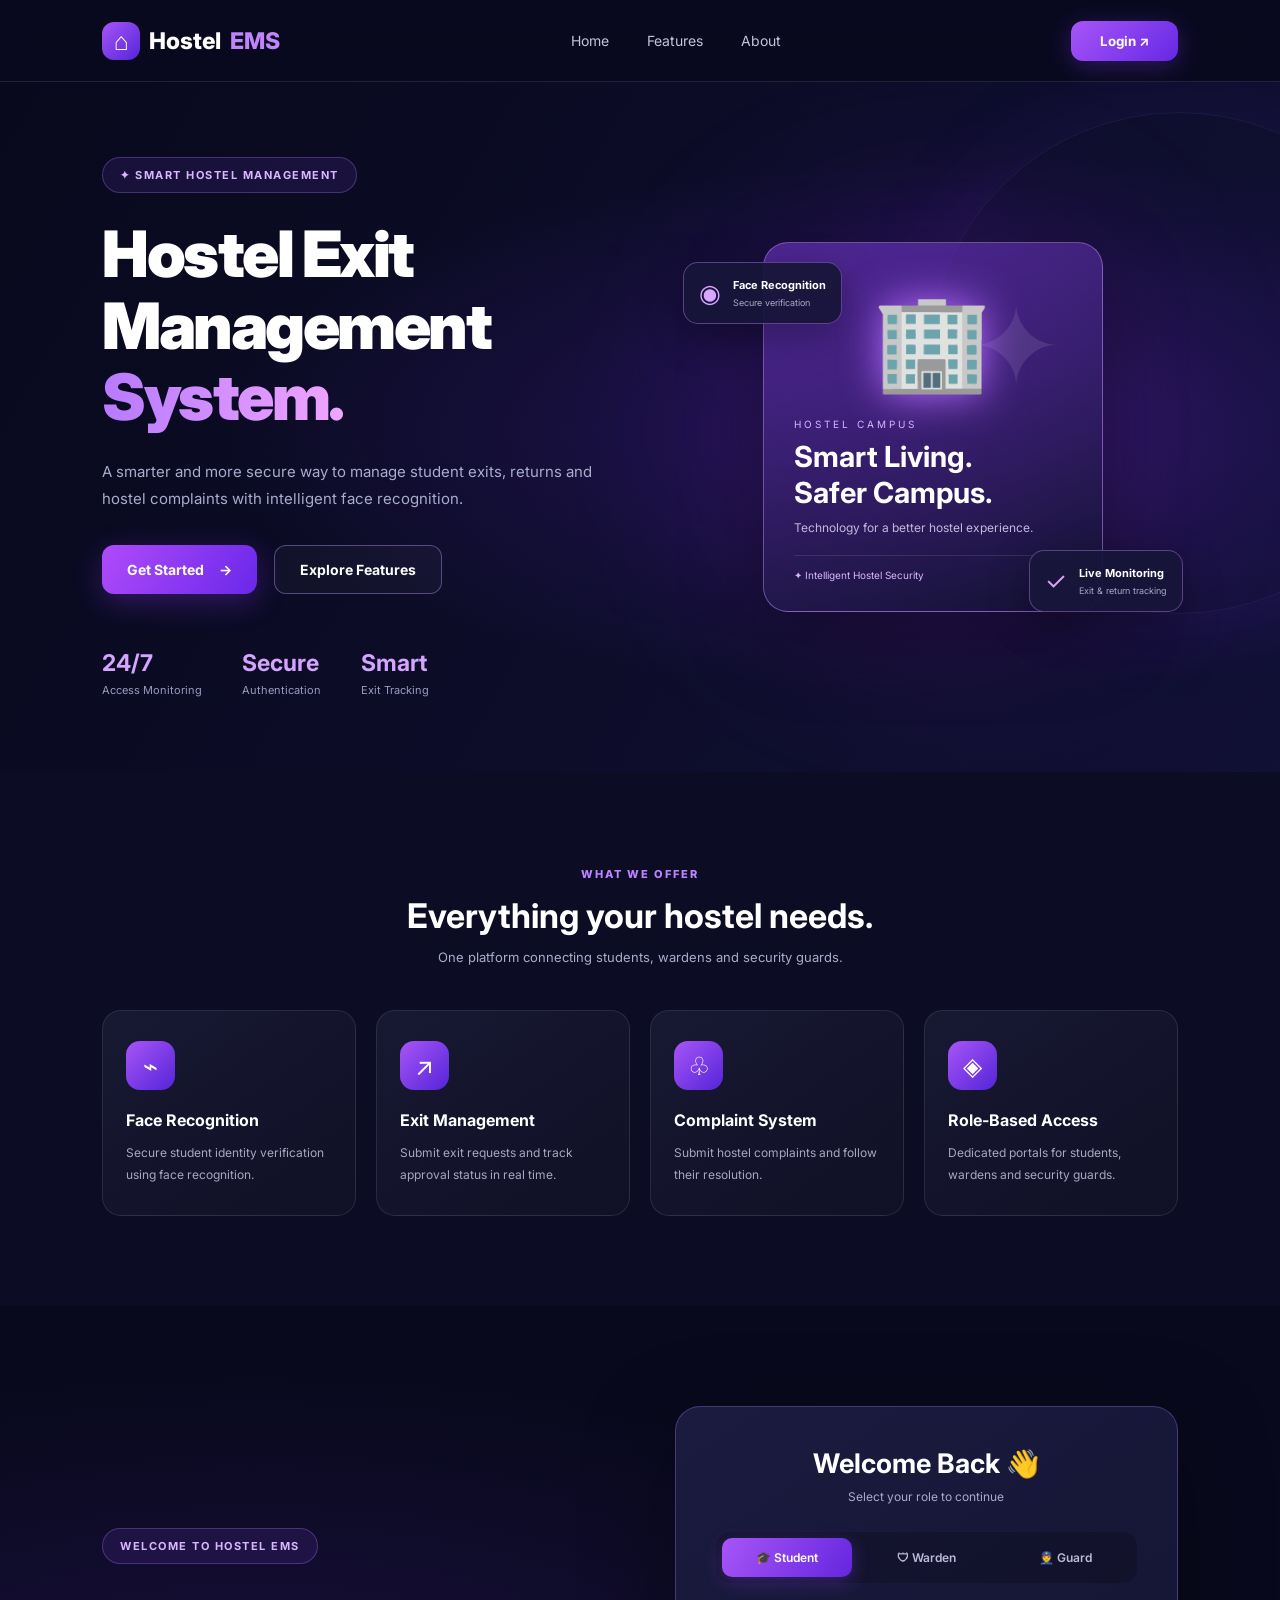
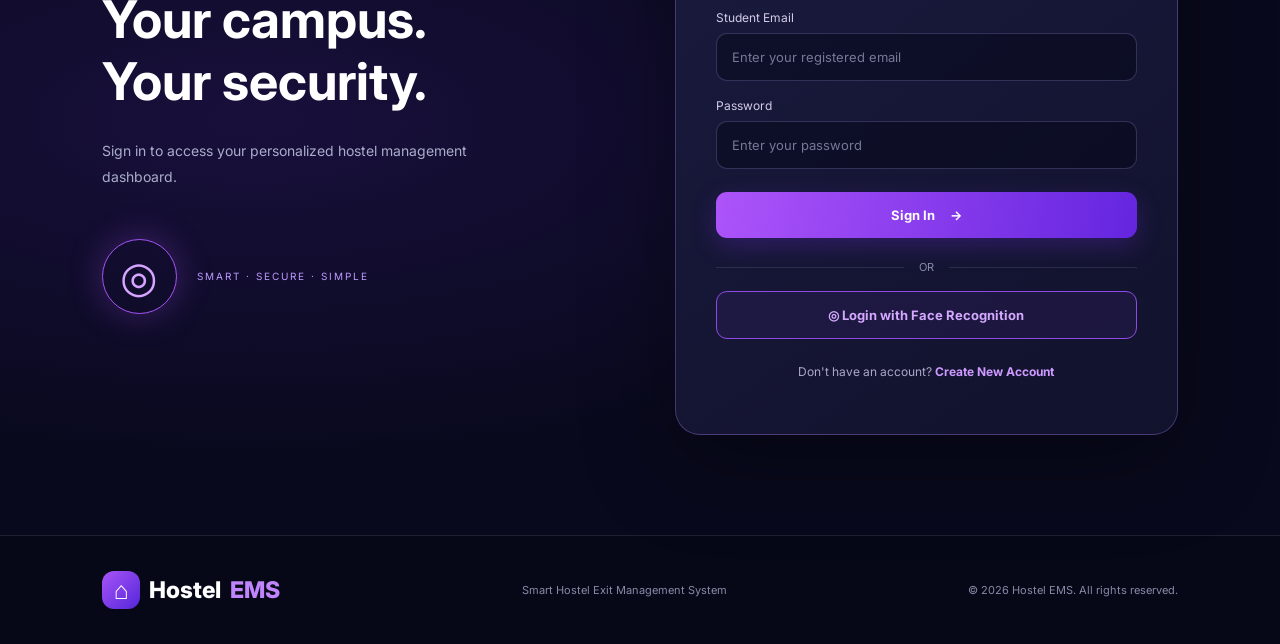
<file: frontend/index.html>
<!DOCTYPE html>
<html lang="en">
<head>
    <meta charset="UTF-8">
    <meta name="viewport" content="width=device-width, initial-scale=1.0">
    <title>Hostel EMS | Smart Exit Management</title>

    <link rel="stylesheet" href="style.css">
    <link href="https://fonts.googleapis.com/css2?family=Inter:wght@400;500;600;700;800&display=swap" rel="stylesheet">
</head>

<body>

    <!-- NAVBAR -->
    <header class="navbar">
        <a href="#" class="logo">
            <span class="logo-icon">⌂</span>
            Hostel<span>EMS</span>
        </a>

        <nav>
            <a href="#home">Home</a>
            <a href="#features">Features</a>
            <a href="#about">About</a>
        </nav>

        <button class="nav-login" onclick="scrollToLogin()">Login ↗</button>
    </header>

    <main>

        <!-- HERO SECTION -->
        <section class="hero" id="home">

            <div class="hero-content">
                <div class="hero-tag">
                    ✦ SMART HOSTEL MANAGEMENT
                </div>

                <h1>
                    Hostel Exit<br>
                    Management <span>System.</span>
                </h1>

                <p>
                    A smarter and more secure way to manage student
                    exits, returns and hostel complaints with
                    intelligent face recognition.
                </p>

                <div class="hero-buttons">
                    <button class="primary-btn" onclick="scrollToLogin()">
                        Get Started <span>→</span>
                    </button>

                    <a href="#features" class="secondary-btn">
                        Explore Features
                    </a>
                </div>

                <div class="hero-stats">
                    <div>
                        <h3>24/7</h3>
                        <small>Access Monitoring</small>
                    </div>
                    <div>
                        <h3>Secure</h3>
                        <small>Authentication</small>
                    </div>
                    <div>
                        <h3>Smart</h3>
                        <small>Exit Tracking</small>
                    </div>
                </div>
            </div>

            <div class="hero-visual">
                <div class="glow-circle"></div>

                <div class="hostel-card">
                    <div class="building-icon">🏢</div>
                    <div class="building-label">HOSTEL CAMPUS</div>
                    <h2>Smart Living.<br>Safer Campus.</h2>
                    <p>Technology for a better hostel experience.</p>
                    <div class="building-footer">
                        <span>✦</span> Intelligent Hostel Security
                    </div>
                </div>

                <div class="floating-card face-card">
                    <span>◉</span>
                    <div>
                        <strong>Face Recognition</strong>
                        <small>Secure verification</small>
                    </div>
                </div>

                <div class="floating-card security-card">
                    <span>✓</span>
                    <div>
                        <strong>Live Monitoring</strong>
                        <small>Exit & return tracking</small>
                    </div>
                </div>
            </div>

        </section>

        <!-- FEATURES -->
        <section class="features-section" id="features">
            <div class="section-heading">
                <span>WHAT WE OFFER</span>
                <h2>Everything your hostel needs.</h2>
                <p>One platform connecting students, wardens and security guards.</p>
            </div>

            <div class="features-grid">

                <div class="feature-card">
                    <div class="feature-icon">⌁</div>
                    <h3>Face Recognition</h3>
                    <p>Secure student identity verification using face recognition.</p>
                </div>

                <div class="feature-card">
                    <div class="feature-icon">↗</div>
                    <h3>Exit Management</h3>
                    <p>Submit exit requests and track approval status in real time.</p>
                </div>

                <div class="feature-card">
                    <div class="feature-icon">♧</div>
                    <h3>Complaint System</h3>
                    <p>Submit hostel complaints and follow their resolution.</p>
                </div>

                <div class="feature-card">
                    <div class="feature-icon">◈</div>
                    <h3>Role-Based Access</h3>
                    <p>Dedicated portals for students, wardens and security guards.</p>
                </div>

            </div>
        </section>

        <!-- LOGIN SECTION -->
        <section class="login-section" id="login">

            <div class="login-intro">
                <span class="hero-tag">WELCOME TO HOSTEL EMS</span>
                <h2>Your campus.<br>Your security.</h2>
                <p>
                    Sign in to access your personalized hostel
                    management dashboard.
                </p>

                <div class="login-decoration">
                    <div class="scan-circle">◎</div>
                    <span>SMART · SECURE · SIMPLE</span>
                </div>
            </div>

            <div class="login-card">

                <div class="login-heading">
                    <h2>Welcome Back 👋</h2>
                    <p>Select your role to continue</p>
                </div>

                <!-- ROLE SELECTION -->
                <div class="role-selector">
                    <button type="button" class="role-btn active"
                        data-role="student"
                        onclick="selectRole('student')">
                        🎓 Student
                    </button>

                    <button type="button" class="role-btn"
                        data-role="warden"
                        onclick="selectRole('warden')">
                        🛡 Warden
                    </button>

                    <button type="button" class="role-btn"
                        data-role="guard"
                        onclick="selectRole('guard')">
                        👮 Guard
                    </button>
                </div>

                <!-- LOGIN FORM -->
                <form id="loginForm">

                    <label id="identityLabel">Student Email</label>

                    <input
                        type="text"
                        id="identity"
                        placeholder="Enter your registered email"
                        required
                    >

                    <label>Password</label>

                    <input
                        type="password"
                        id="password"
                        placeholder="Enter your password"
                        required
                    >

                    <button type="submit" class="login-submit">
                        Sign In <span>→</span>
                    </button>

                    <!-- FACE LOGIN: STUDENTS ONLY -->
                    <div id="faceLoginSection">

                        <div class="form-divider">
                            <span>OR</span>
                        </div>

                        <button type="button" class="face-login"
                            onclick="startFaceLogin()">
                            ◎ Login with Face Recognition
                        </button>

                    </div>

                    <!-- REGISTRATION LINK -->
                    <p class="register-text" id="registerText">
                        Don't have an account?
                        <a href="register.html">
                            Create New Account
                        </a>
                    </p>

                    <p id="loginMessage" class="login-message"></p>

                </form>
            </div>

        </section>

    </main>

    <!-- FOOTER -->
    <footer id="about">
        <a href="#" class="logo">
            <span class="logo-icon">⌂</span>
            Hostel<span>EMS</span>
        </a>

        <p>Smart Hostel Exit Management System</p>
        <small>© 2026 Hostel EMS. All rights reserved.</small>
    </footer>

    <script src="script.js"></script>

</body>
</html>
</file>
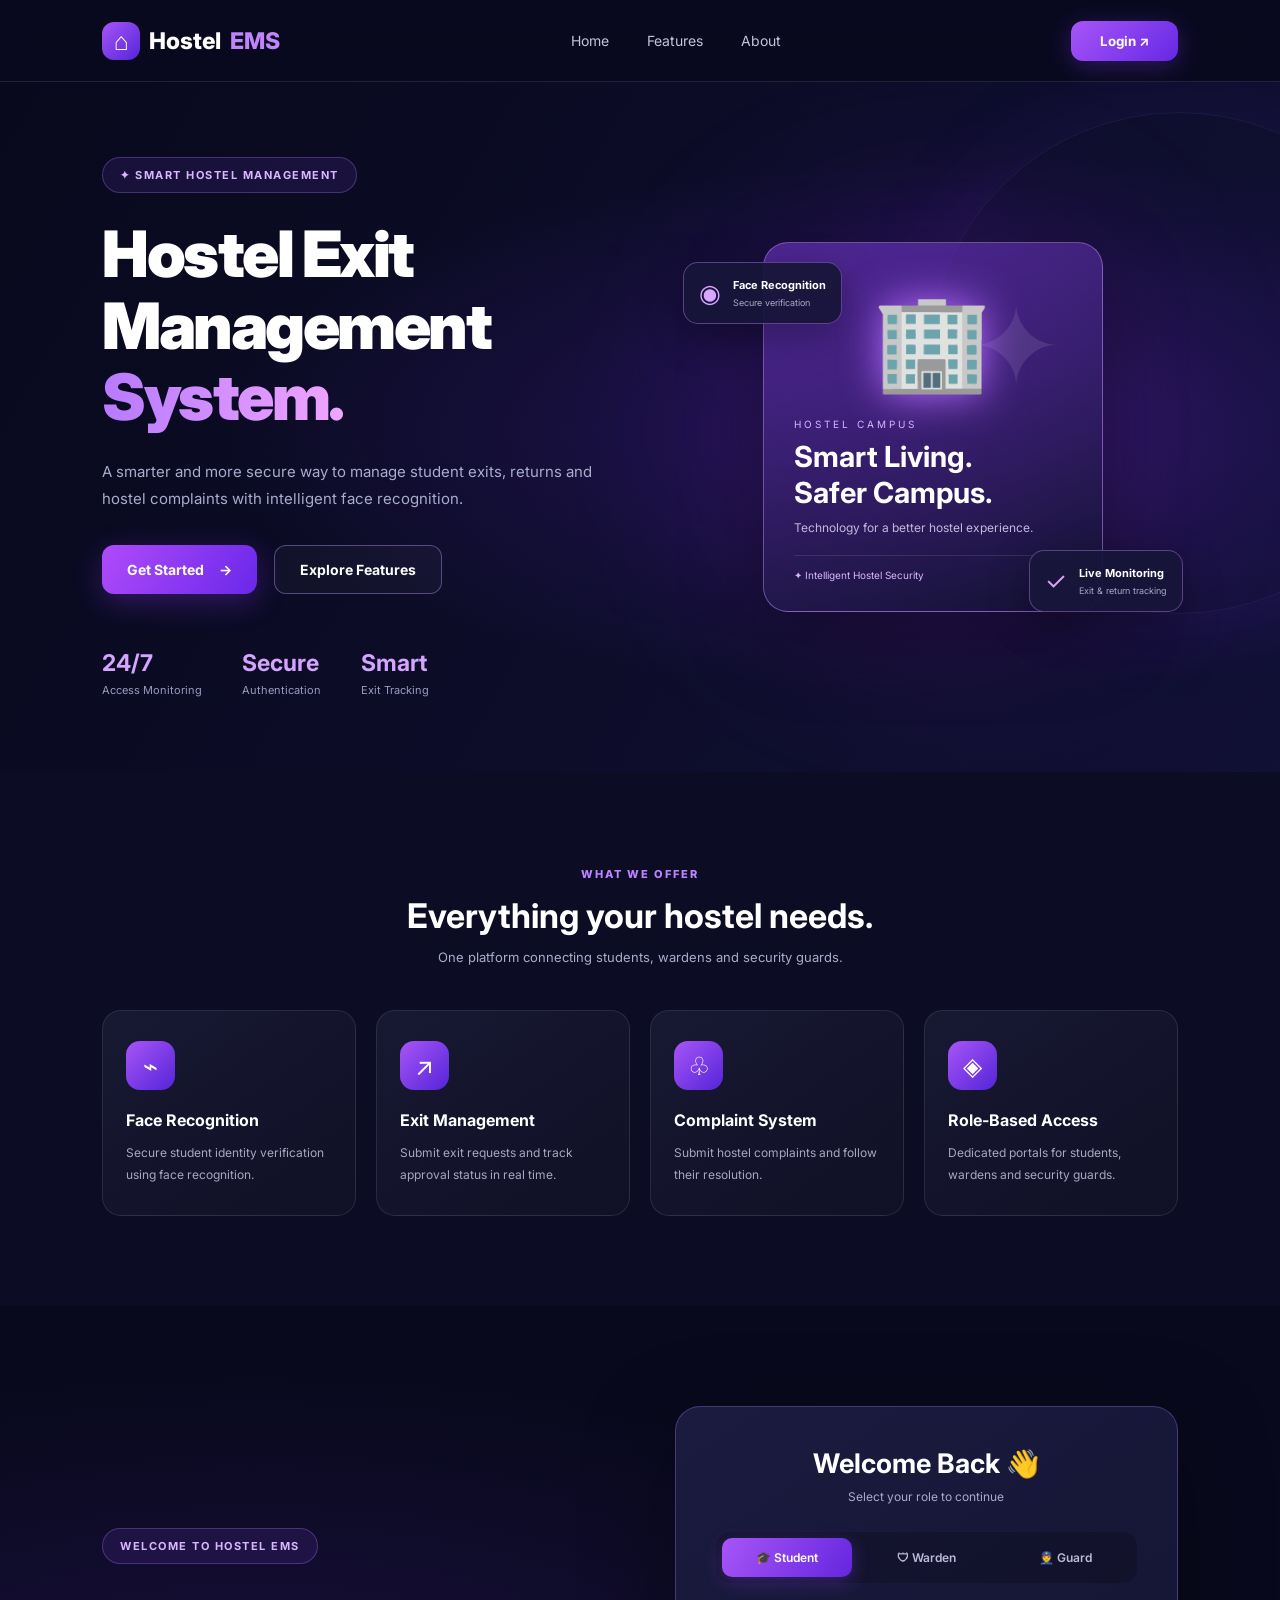
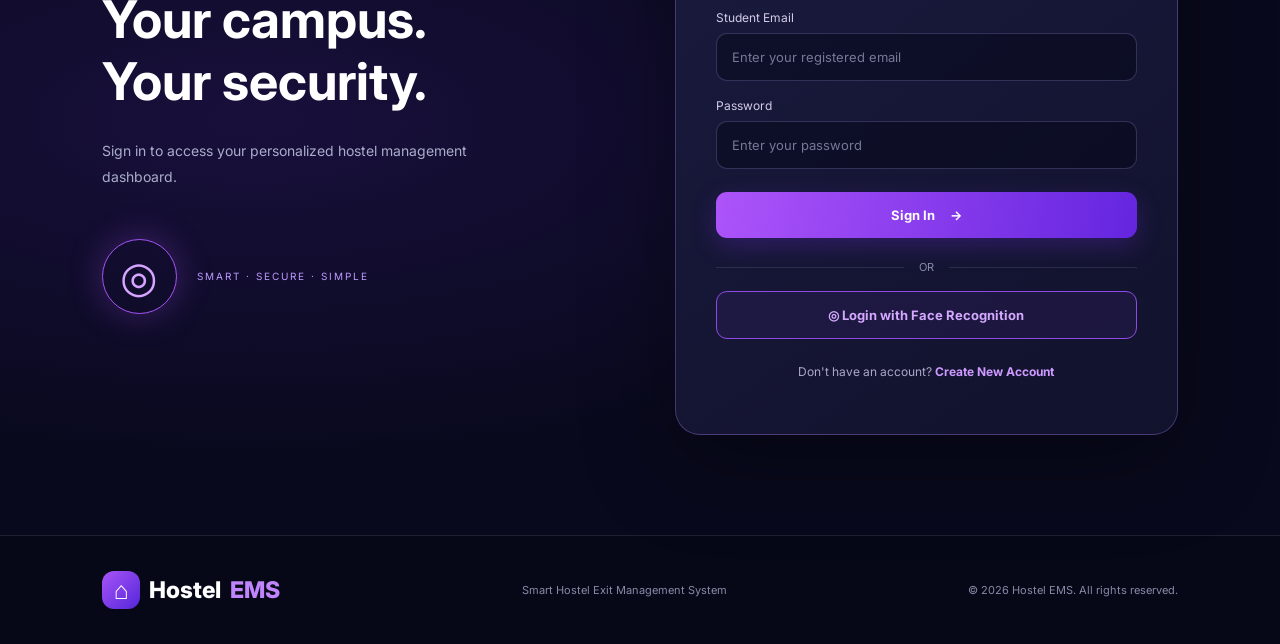
<file: frontend/guard-dashboard.html>
<!DOCTYPE html>
<html lang="en">
<head>
    <meta charset="UTF-8">
    <meta name="viewport" content="width=device-width, initial-scale=1.0">
    <title>Guard Dashboard | Hostel EMS</title>

    <link rel="stylesheet" href="style.css">
    <link href="https://fonts.googleapis.com/css2?family=Inter:wght@400;500;600;700;800&display=swap" rel="stylesheet">

    <style>
        /* Action buttons */
        .action-btn {
            background: linear-gradient(135deg, #a855f7, #6d28d9);
            color: #ffffff;
            border: none;
            padding: 10px 18px;
            border-radius: 8px;
            font-size: 13px;
            font-weight: 600;
            cursor: pointer;
            transition: all 0.2s ease;
            box-shadow: 0 4px 12px rgba(109, 40, 217, 0.2);
        }

        .action-btn:hover {
            background: linear-gradient(135deg, #9333ea, #5b21b6);
            transform: translateY(-2px);
            box-shadow: 0 6px 15px rgba(109, 40, 217, 0.3);
        }

        .action-btn:active {
            transform: scale(0.97);
        }

        /* Return button */
        .return-btn {
            background: linear-gradient(135deg, #34d399, #059669);
            box-shadow: 0 4px 12px rgba(5, 150, 105, 0.2);
        }

        .return-btn:hover {
            background: linear-gradient(135deg, #10b981, #047857);
        }

        .status-message {
            margin: 10px 0;
            font-size: 14px;
            font-weight: 600;
        }
    </style>
</head>

<body class="dashboard-body">

<div class="dashboard-layout">

    <!-- SIDEBAR -->
    <aside class="sidebar">

        <a href="#" class="logo">
            <span class="logo-icon">⌂</span>
            Hostel<span>EMS</span>
        </a>

        <div class="sidebar-profile">
            <div class="profile-avatar">🛡️</div>
            <h3>Security Guard</h3>
            <p id="guardEmail">Guard Account</p>
        </div>

        <p class="menu-heading">SECURITY MANAGEMENT</p>

        <nav class="sidebar-menu">
            <a href="#overview" class="menu-link active">▦ Dashboard</a>
            <a href="#approvedRequests" class="menu-link">↗ Approved Requests</a>
            <a href="#outsideStudents" class="menu-link">◷ Students Outside</a>
            <a href="#dailyActivity" class="menu-link">♧ Daily Activity</a>
        </nav>

        <button class="sidebar-logout" onclick="guardLogout()">
            ↪ Logout
        </button>

    </aside>

    <!-- MAIN DASHBOARD -->
    <main class="dashboard-main">

        <!-- HEADER -->
        <header class="dashboard-header">
            <div>
                <h2>Security Control Center</h2>
                <p>Manage student exits and hostel returns.</p>
            </div>

            <div class="header-user">
                <span>🔔</span>
                <div class="small-avatar">🛡️</div>
            </div>
        </header>

        <!-- OVERVIEW -->
        <section id="overview">

            <div class="welcome-banner">
                <div>
                    <span>SECURITY GUARD PORTAL</span>
                    <h1>Welcome, <strong>Guard</strong> 👋</h1>
                    <p>Monitor student movement and maintain hostel security.</p>
                </div>

                <div class="welcome-icon">🛡️</div>
            </div>

            <!-- STATISTICS -->
            <div class="stats-grid">

                <div class="stat-card purple-stat">
                    <span>↗</span>
                    <p>Approved Requests</p>
                    <h2 id="approvedCount">--</h2>
                </div>

                <div class="stat-card pink-stat">
                    <span>◷</span>
                    <p>Students Currently Outside</p>
                    <h2 id="outsideCount">--</h2>
                </div>

                <div class="stat-card orange-stat">
                    <span>↗</span>
                    <p>Today's Exits</p>
                    <h2 id="todayExitCount">--</h2>
                </div>

            </div>
        </section>

        <!-- APPROVED REQUESTS -->
        <section class="dashboard-section dashboard-panel" id="approvedRequests">

            <div class="section-title">
                <div>
                    <h2>Approved Exit Requests</h2>
                    <p>Verify students before allowing them to leave.</p>
                </div>

                <button class="dashboard-button" onclick="loadApprovedRequests()">
                    ↻ Refresh
                </button>
            </div>

            <p id="requestMessage" class="status-message"></p>

            <div class="table-wrapper">
                <table>
                    <thead>
                        <tr>
                            <th>Request ID</th>
                            <th>Student</th>
                            <th>Destination</th>
                            <th>Expected Return</th>
                            <th>Action</th>
                        </tr>
                    </thead>

                    <tbody id="approvedRequestsTable">
                        <tr>
                            <td colspan="5">Loading requests...</td>
                        </tr>
                    </tbody>
                </table>
            </div>

        </section>

        <!-- STUDENTS OUTSIDE -->
        <section class="dashboard-section dashboard-panel" id="outsideStudents">

            <div class="section-title">
                <div>
                    <h2>Students Currently Outside</h2>
                    <p>Mark students as returned when they enter the hostel.</p>
                </div>

                <button class="dashboard-button" onclick="loadOutsideStudents()">
                    ↻ Refresh
                </button>
            </div>

            <div class="table-wrapper">
                <table>
                    <thead>
                        <tr>
                            <th>Request ID</th>
                            <th>Student</th>
                            <th>Destination</th>
                            <th>Exit Time</th>
                            <th>Action</th>
                        </tr>
                    </thead>

                    <tbody id="outsideStudentsTable">
                        <tr>
                            <td colspan="5">Loading students...</td>
                        </tr>
                    </tbody>
                </table>
            </div>

        </section>

        <!-- DAILY ACTIVITY -->
        <section class="dashboard-section dashboard-panel" id="dailyActivity">

            <div class="section-title">
                <div>
                    <h2>Today's Exit Records</h2>
                    <p>Students who left the hostel today.</p>
                </div>

                <button class="dashboard-button" onclick="loadTodayExits()">
                    ↻ Refresh
                </button>
            </div>

            <div class="table-wrapper">
                <table>
                    <thead>
                        <tr>
                            <th>Request ID</th>
                            <th>Student</th>
                            <th>Destination</th>
                            <th>Exit Time</th>
                        </tr>
                    </thead>

                    <tbody id="todayExitsTable"></tbody>
                </table>
            </div>

            <!-- RETURNS -->
            <div class="section-title" style="margin-top:30px">
                <div>
                    <h2>Today's Return Records</h2>
                    <p>Students who returned to the hostel today.</p>
                </div>

                <button class="dashboard-button" onclick="loadTodayReturns()">
                    ↻ Refresh
                </button>
            </div>

            <div class="table-wrapper">
                <table>
                    <thead>
                        <tr>
                            <th>Request ID</th>
                            <th>Student</th>
                            <th>Destination</th>
                            <th>Return Time</th>
                        </tr>
                    </thead>

                    <tbody id="todayReturnsTable"></tbody>
                </table>
            </div>

        </section>

        <!-- FOOTER -->
        <footer class="dashboard-footer">
            Hostel EMS · Security Guard Portal · 2026
        </footer>

    </main>
</div>

<script src="guard.js"></script>

</body>
</html>
</file>
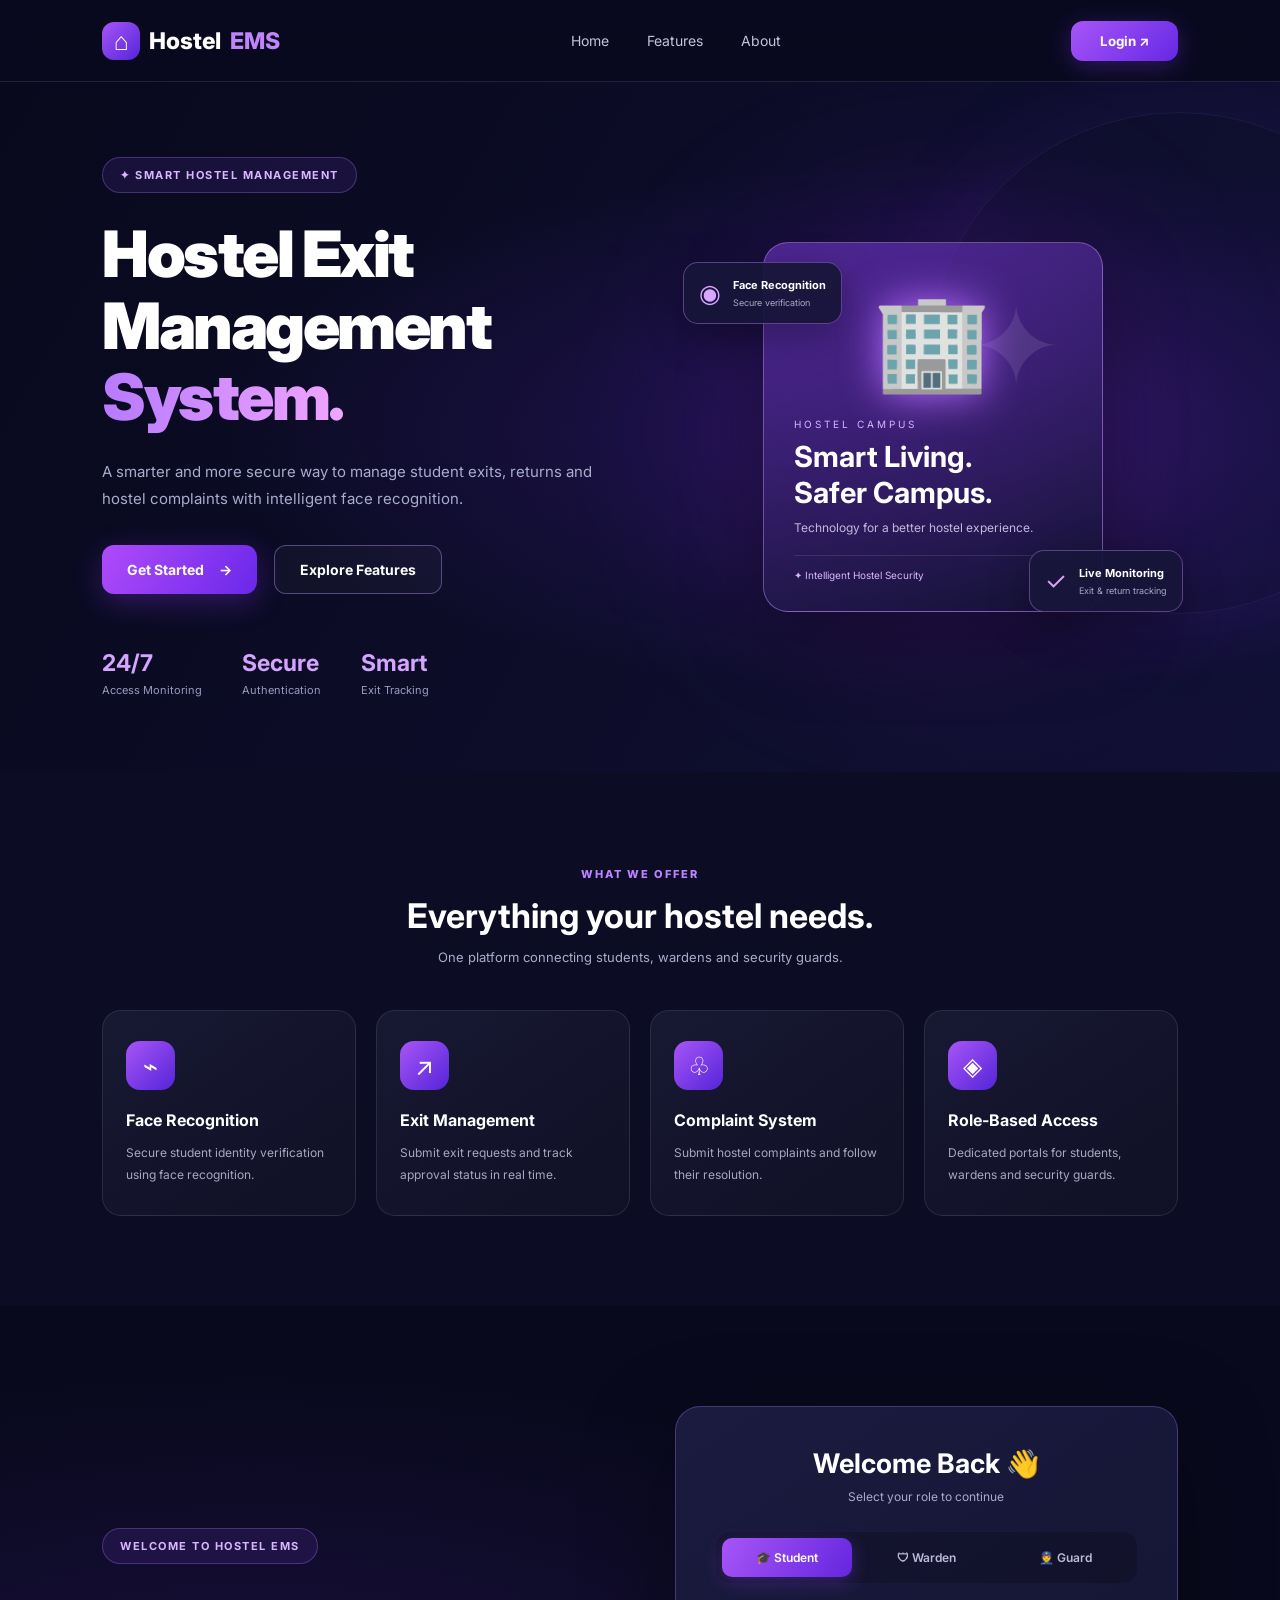
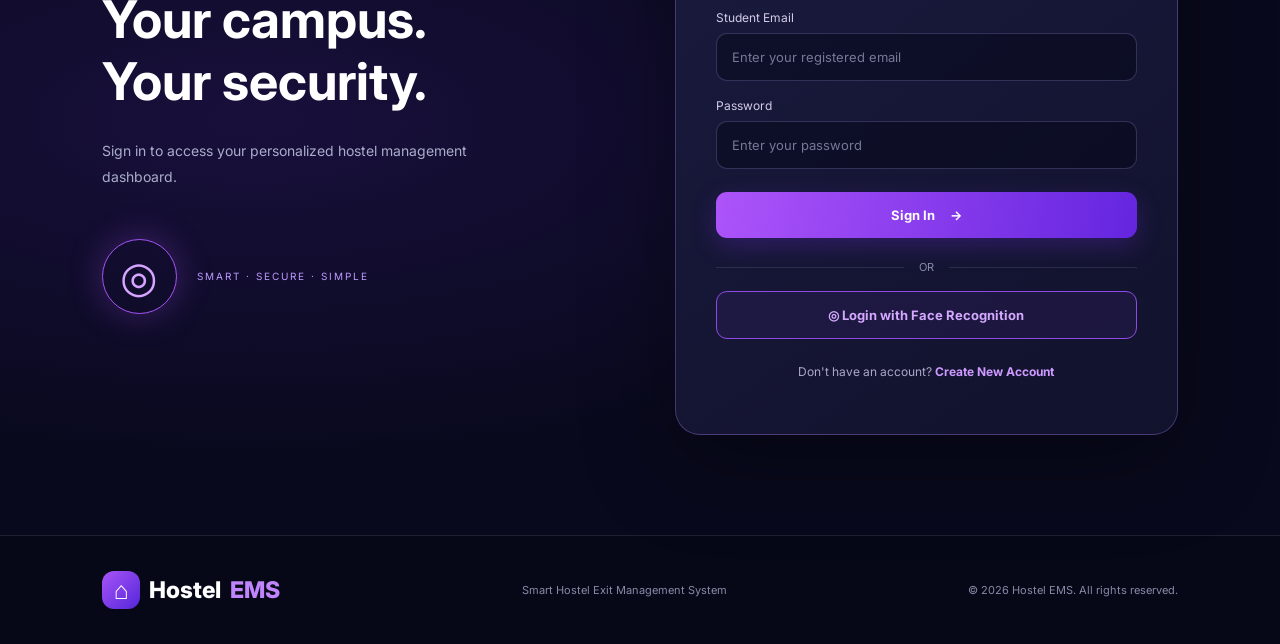
<file: frontend/student-dashboard.html>
<!DOCTYPE html>
<html lang="en">
<head>
    <meta charset="UTF-8">
    <meta name="viewport" content="width=device-width, initial-scale=1.0">
    <title>Student Dashboard | Hostel EMS</title>
    <link rel="stylesheet" href="style.css">
    <link href="https://fonts.googleapis.com/css2?family=Inter:wght@400;500;600;700;800&display=swap" rel="stylesheet">
</head>

<body class="dashboard-body">

<div class="dashboard-layout">

    <!-- SIDEBAR -->
    <aside class="sidebar">
        <a href="#" class="logo">
            <span class="logo-icon">⌂</span>
            Hostel<span>EMS</span>
        </a>

        <div class="sidebar-profile">
            <div class="profile-avatar">🎓</div>
            <h3 id="sidebarName">Student</h3>
            <p id="sidebarRoll">Student Account</p>
        </div>

        <p class="menu-heading">MAIN MENU</p>

        <nav class="sidebar-menu">
            <a href="#overview" class="menu-link active">▦ Dashboard</a>
            <a href="#exitRequests" class="menu-link">↗ Exit Requests</a>
            <a href="#digitalReceipt" class="menu-link">🎫 Digital Receipt</a>
            <a href="#complaints" class="menu-link">♧ Complaints</a>
            <a href="#profile" class="menu-link">♙ My Profile</a>
        </nav>

        <button class="sidebar-logout" onclick="logout()">↪ Logout</button>
    </aside>


    <!-- MAIN CONTENT -->
    <main class="dashboard-main">

        <header class="dashboard-header">
            <div>
                <h2>Student Dashboard</h2>
                <p>Manage your hostel activities in one place.</p>
            </div>

            <div class="header-user">
                <span>🔔</span>
                <div class="small-avatar">🎓</div>
            </div>
        </header>


        <!-- OVERVIEW -->
        <section id="overview">
            <div class="welcome-banner">
                <div>
                    <span>STUDENT PORTAL</span>
                    <h1>Welcome back, <strong id="welcomeName">Student</strong> 👋</h1>
                    <p>Here's what's happening with your hostel account.</p>
                </div>
                <div class="welcome-icon">🎓</div>
            </div>

            <div class="stats-grid">
                <div class="stat-card purple-stat">
                    <span>↗</span>
                    <p>Total Exit Requests</p>
                    <h2 id="totalRequests">--</h2>
                </div>

                <div class="stat-card pink-stat">
                    <span>♧</span>
                    <p>Total Complaints</p>
                    <h2 id="totalComplaints">--</h2>
                </div>

                <div class="stat-card orange-stat">
                    <span>◷</span>
                    <p>Pending Requests</p>
                    <h2 id="pendingRequests">--</h2>
                </div>
            </div>
        </section>


        <!-- QUICK ACTIONS -->
        <section class="dashboard-section">
            <div class="section-title">
                <h2>Quick Actions</h2>
                <p>Choose what you want to do today.</p>
            </div>

            <div class="action-grid">
                <button class="action-card" onclick="openSection('exitRequests')">
                    <span>↗</span>
                    <h3>Request Exit</h3>
                    <p>Submit a new hostel exit request.</p>
                </button>

                <button class="action-card" onclick="openSection('complaints')">
                    <span>♧</span>
                    <h3>Raise Complaint</h3>
                    <p>Report a hostel-related issue.</p>
                </button>

                <button class="action-card" onclick="openSection('profile')">
                    <span>♙</span>
                    <h3>My Profile</h3>
                    <p>View your student information.</p>
                </button>
            </div>
        </section>


        <!-- DIGITAL EXIT RECEIPT -->
        <section class="dashboard-section dashboard-panel" id="digitalReceipt">
            <div class="section-title">
                <div>
                    <h2>My Digital Exit Receipt 🎫</h2>
                    <p>Show this receipt number to the guard when you return.</p>
                </div>
            </div>

            <div id="activeReceiptContainer">
                <p>Loading your digital receipt...</p>
            </div>
        </section>


        <!-- EXIT REQUESTS -->
        <section class="dashboard-section dashboard-panel" id="exitRequests">
            <div class="section-title">
                <div>
                    <h2>My Exit Requests</h2>
                    <p>View and submit your exit requests.</p>
                </div>
                <button class="dashboard-button" onclick="showExitForm()">
                    + New Request
                </button>
            </div>

            <form id="exitForm" class="dashboard-form hidden">
                <h3>New Exit Request</h3>

                <label>Destination</label>
                <input id="exitDestination" type="text"
                    placeholder="Where are you going?" required>

                <label>Purpose</label>
                <input id="exitPurpose" type="text"
                    placeholder="Reason for leaving" required>

                <label>Expected Return Date and Time</label>
                <input id="returnTime" type="datetime-local" required>

                <button class="dashboard-button" type="submit">
                    Submit Request
                </button>
            </form>

            <div class="table-wrapper">
                <table>
                    <thead>
                        <tr>
                            <th>Purpose</th>
                            <th>Exit Time</th>
                            <th>Status</th>
                            <th>Action</th>
                        </tr>
                    </thead>
                    <tbody id="requestsTable">
                        <tr>
                            <td colspan="4">Loading your requests...</td>
                        </tr>
                    </tbody>
                </table>
            </div>
        </section>


        <!-- COMPLAINTS -->
        <section class="dashboard-section dashboard-panel" id="complaints">
            <div class="section-title">
                <div>
                    <h2>My Complaints</h2>
                    <p>Submit and track hostel complaints.</p>
                </div>
                <button class="dashboard-button" onclick="showComplaintForm()">
                    + New Complaint
                </button>
            </div>

            <form id="complaintForm" class="dashboard-form hidden">
                <h3>Submit a Complaint</h3>

                <label>Category</label>
                <select id="complaintCategory" required>
                    <option value="">Select category</option>
                    <option value="Hostel Maintenance">Hostel Maintenance</option>
                    <option value="Electrical">Electrical</option>
                    <option value="Water Supply">Water Supply</option>
                    <option value="Cleanliness">Cleanliness</option>
                    <option value="Other">Other</option>
                </select>

                <label>Description</label>
                <textarea id="complaintDescription" rows="4"
                    placeholder="Describe your problem..." required></textarea>

                <button class="dashboard-button" type="submit">
                    Submit Complaint
                </button>
            </form>

            <div class="table-wrapper">
                <table>
                    <thead>
                        <tr>
                            <th>Category</th>
                            <th>Description</th>
                            <th>Status</th>
                            <th>Response</th>
                        </tr>
                    </thead>
                    <tbody id="complaintsTable">
                        <tr>
                            <td colspan="4">Loading your complaints...</td>
                        </tr>
                    </tbody>
                </table>
            </div>
        </section>


        <!-- PROFILE -->
        <section class="dashboard-section dashboard-panel" id="profile">
            <div class="section-title">
                <div>
                    <h2>My Profile</h2>
                    <p>Your registered student information.</p>
                </div>
            </div>

            <div class="profile-details" id="profileDetails">
                Loading profile...
            </div>
        </section>


        <footer class="dashboard-footer">
            Hostel EMS · Student Portal · 2026
        </footer>

    </main>
</div>

<script src="student.js"></script>
</body>
</html>
</file>
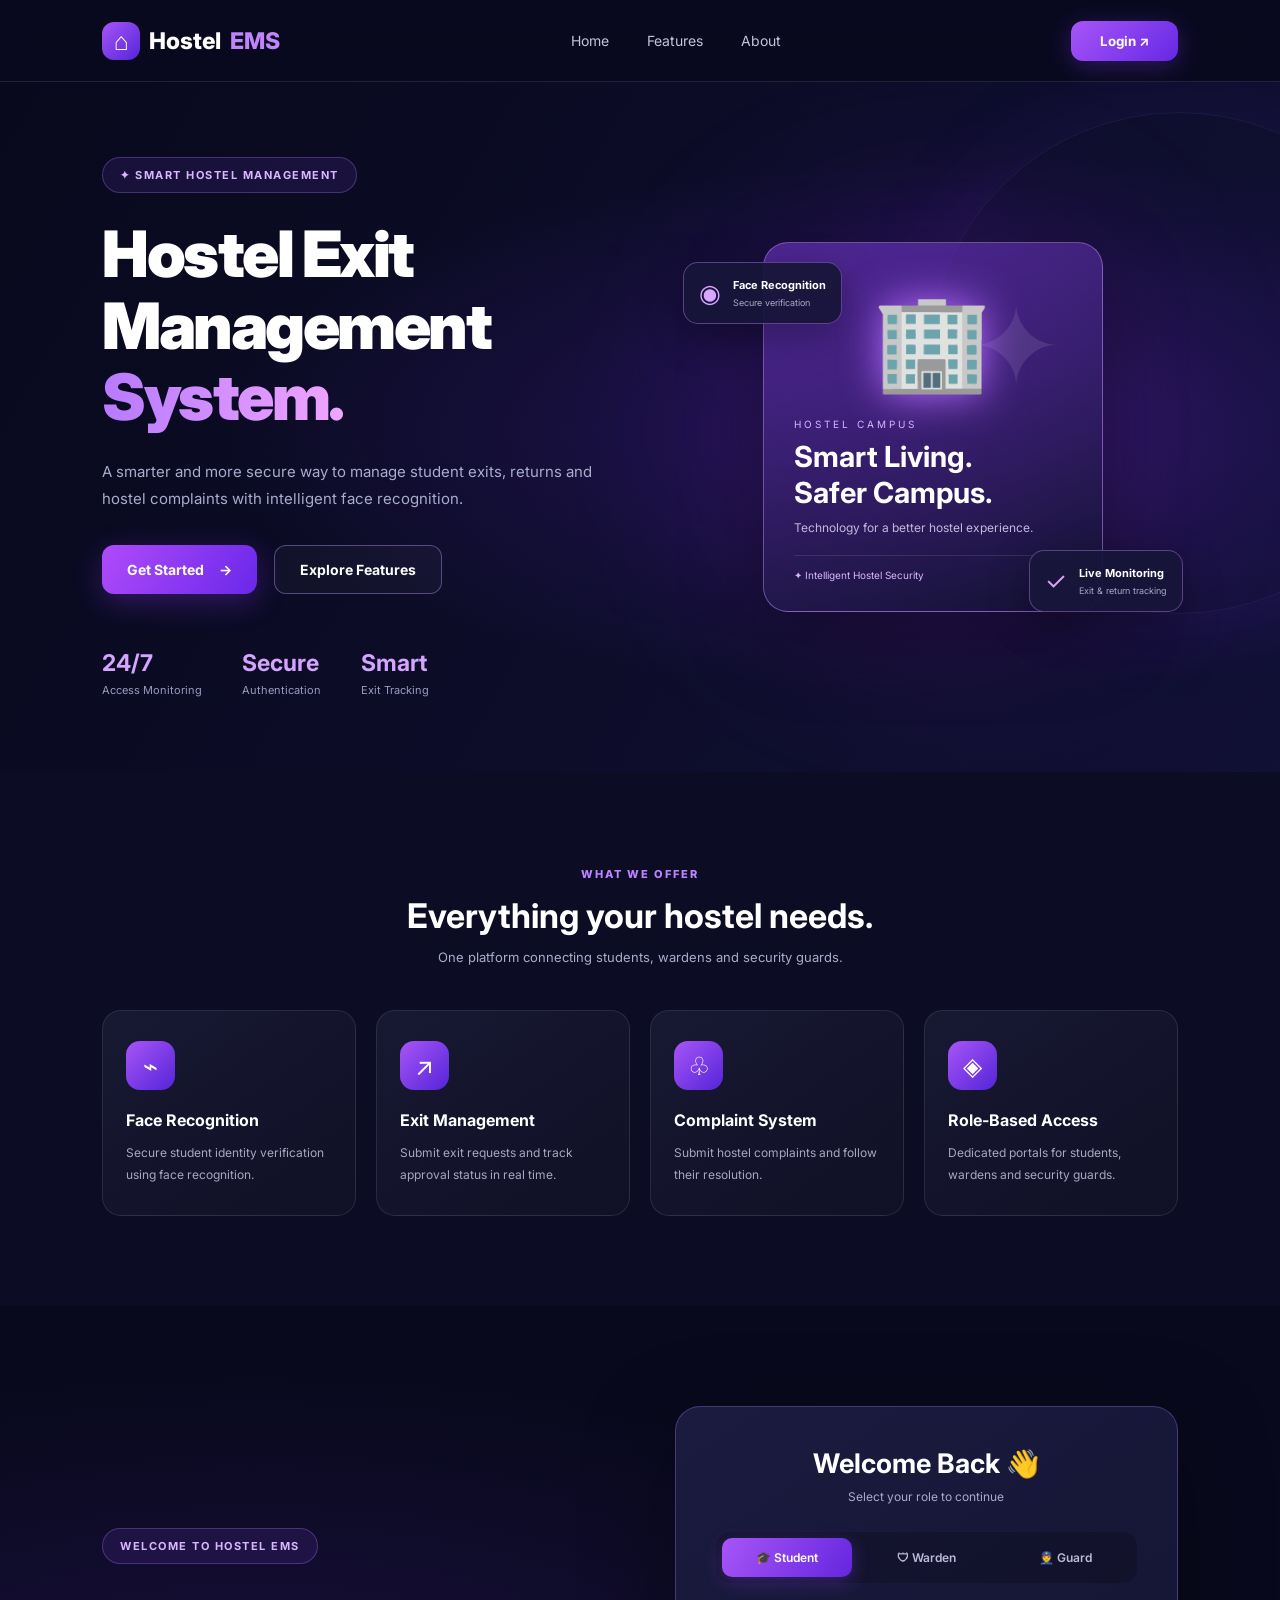
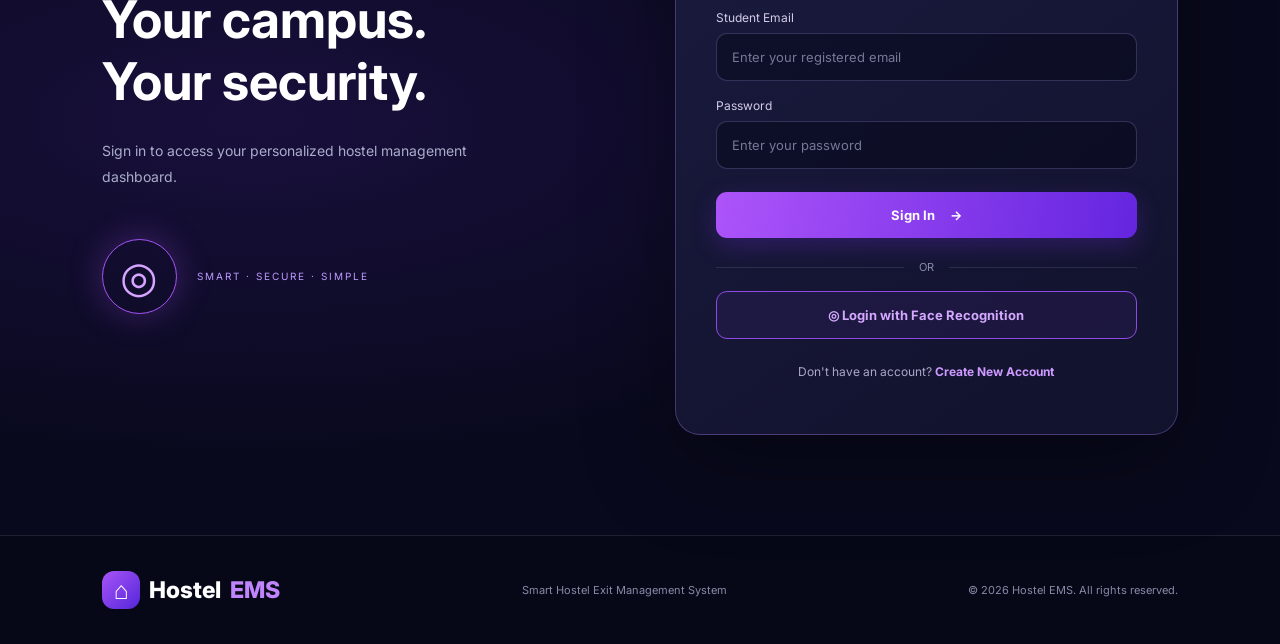
<file: frontend/warden-dashboard.html>
<!DOCTYPE html>
<html lang="en">
<head>
    <meta charset="UTF-8">
    <meta name="viewport" content="width=device-width, initial-scale=1.0">
    <title>Warden Dashboard | Hostel EMS</title>
    <link rel="stylesheet" href="style.css">
    <link href="https://fonts.googleapis.com/css2?family=Inter:wght@400;500;600;700;800&display=swap" rel="stylesheet">
</head>

<body class="dashboard-body">

<div class="dashboard-layout">

    <aside class="sidebar">
        <a href="#" class="logo">
            <span class="logo-icon">⌂</span>
            Hostel<span>EMS</span>
        </a>

        <div class="sidebar-profile">
            <div class="profile-avatar">🛡️</div>
            <h3 id="wardenName">Warden</h3>
            <p>Hostel Administrator</p>
        </div>

        <p class="menu-heading">MANAGEMENT</p>

        <nav class="sidebar-menu">
            <a href="#overview" class="menu-link active">▦ Dashboard</a>
            <a href="#registrations" class="menu-link">♙ Student Registrations</a>
            <a href="#requests" class="menu-link">↗ Exit Requests</a>
            <a href="#complaints" class="menu-link">♧ Complaints</a>
            <a href="#guards" class="menu-link">♙ Guard Approvals</a>
            <a href="#outside" class="menu-link">◷ Students Outside</a>
        </nav>

        <button class="sidebar-logout" onclick="logout()">↪ Logout</button>
    </aside>


    <main class="dashboard-main">

        <header class="dashboard-header">
            <div>
                <h2>Warden Control Center</h2>
                <p>Monitor and manage hostel activities.</p>
            </div>

            <div class="header-user">
                <span>🔔</span>
                <div class="small-avatar">🛡️</div>
            </div>
        </header>


        <!-- OVERVIEW -->

        <section id="overview">

            <div class="welcome-banner">
                <div>
                    <span>ADMINISTRATOR PORTAL</span>
                    <h1>Welcome, <strong id="welcomeWarden">Warden</strong> 👋</h1>
                    <p>Your central hub for hostel security and management.</p>
                </div>

                <div class="welcome-icon">🛡️</div>
            </div>

            <div class="stats-grid">

                <div class="stat-card purple-stat">
                    <span>↗</span>
                    <p>Pending Requests</p>
                    <h2 id="pendingCount">--</h2>
                </div>

                <div class="stat-card pink-stat">
                    <span>♧</span>
                    <p>Total Complaints</p>
                    <h2 id="complaintCount">--</h2>
                </div>

                <div class="stat-card orange-stat">
                    <span>◷</span>
                    <p>Students Outside</p>
                    <h2 id="outsideCount">--</h2>
                </div>

                <div class="stat-card purple-stat">
                    <span>♙</span>
                    <p>Pending Registrations</p>
                    <h2 id="registrationCount">--</h2>
                </div>

            </div>
        </section>


        <!-- PENDING STUDENT REGISTRATIONS -->

        <section class="dashboard-section dashboard-panel" id="registrations">

            <div class="section-title">
                <div>
                    <h2>Pending Student Registrations</h2>
                    <p>Verify students who have completed email OTP verification and approve their accounts.</p>
                </div>

                <button class="dashboard-button" onclick="loadStudentRegistrations()">
                    ↻ Refresh
                </button>
            </div>

            <div class="table-wrapper">
                <table>
                    <thead>
                        <tr>
                            <th>Roll Number</th>
                            <th>Name</th>
                            <th>Email</th>
                            <th>Phone</th>
                            <th>Hostel</th>
                            <th>Room</th>
                            <th>Branch</th>
                            <th>Action</th>
                        </tr>
                    </thead>

                    <tbody id="pendingRegistrations">
                        <tr>
                            <td colspan="8">Loading student registrations...</td>
                        </tr>
                    </tbody>
                </table>
            </div>

        </section>


        <!-- EXIT REQUESTS -->

        <section class="dashboard-section dashboard-panel" id="requests">

            <div class="section-title">
                <div>
                    <h2>Pending Exit Requests</h2>
                    <p>Review student exit applications.</p>
                </div>

                <button class="dashboard-button" onclick="loadRequests()">
                    ↻ Refresh
                </button>
            </div>

            <div class="table-wrapper">
                <table>
                    <thead>
                        <tr>
                            <th>Student</th>
                            <th>Destination</th>
                            <th>Purpose</th>
                            <th>Expected Return</th>
                            <th>Actions</th>
                        </tr>
                    </thead>

                    <tbody id="wardenRequests">
                        <tr>
                            <td colspan="5">Loading requests...</td>
                        </tr>
                    </tbody>
                </table>
            </div>

        </section>


        <!-- COMPLAINTS -->

        <section class="dashboard-section dashboard-panel" id="complaints">

            <div class="section-title">
                <div>
                    <h2>Student Complaints</h2>
                    <p>Review and update complaint status.</p>
                </div>

                <button class="dashboard-button" onclick="loadComplaints()">
                    ↻ Refresh
                </button>
            </div>

            <div class="table-wrapper">
                <table>
                    <thead>
                        <tr>
                            <th>Student</th>
                            <th>Category</th>
                            <th>Description</th>
                            <th>Status</th>
                            <th>Action</th>
                        </tr>
                    </thead>

                    <tbody id="wardenComplaints">
                        <tr>
                            <td colspan="5">Loading complaints...</td>
                        </tr>
                    </tbody>
                </table>
            </div>

        </section>


        <!-- GUARD APPROVALS -->

        <section class="dashboard-section dashboard-panel" id="guards">

            <div class="section-title">
                <div>
                    <h2>Guard Approvals</h2>
                    <p>Approve new security guard registrations.</p>
                </div>

                <button class="dashboard-button" onclick="loadGuards()">
                    ↻ Refresh
                </button>
            </div>

            <div class="table-wrapper">
                <table>
                    <thead>
                        <tr>
                            <th>Guard ID</th>
                            <th>Name</th>
                            <th>Email</th>
                            <th>Action</th>
                        </tr>
                    </thead>

                    <tbody id="wardenGuards">
                        <tr>
                            <td colspan="4">Loading guards...</td>
                        </tr>
                    </tbody>
                </table>
            </div>

        </section>


        <!-- STUDENTS OUTSIDE -->

        <section class="dashboard-section dashboard-panel" id="outside">

            <div class="section-title">
                <div>
                    <h2>Students Currently Outside</h2>
                    <p>Monitor students who have exited the hostel.</p>
                </div>

                <button class="dashboard-button" onclick="loadOutsideStudents()">
                    ↻ Refresh
                </button>
            </div>

            <div class="table-wrapper">
                <table>
                    <thead>
                        <tr>
                            <th>Student Roll Number</th>
                            <th>Request ID</th>
                            <th>Exit Time</th>
                            <th>Expected Return</th>
                        </tr>
                    </thead>

                    <tbody id="outsideStudents">
                        <tr>
                            <td colspan="4">Loading students...</td>
                        </tr>
                    </tbody>
                </table>
            </div>

        </section>


        <footer class="dashboard-footer">
            Hostel EMS · Warden Portal · 2026
        </footer>

    </main>
</div>

<script src="warden.js"></script>

</body>
</html>
</file>
<file: frontend/style.css>
@import url('https://fonts.googleapis.com/css2?family=Inter:wght@400;500;600;700;800;900&display=swap');

:root {
    --bg: #08091c;
    --surface: #11132d;
    --surface-light: #191b3b;
    --purple: #762cff;
    --violet: #a855f7;
    --pink: #e879f9;
    --text: #ffffff;
    --muted: #a9accb;
    --border: rgba(255,255,255,0.10);
}

* {
    margin: 0;
    padding: 0;
    box-sizing: border-box;
    font-family: 'Inter', sans-serif;
    scroll-behavior: smooth;
}

body {
    background: var(--bg);
    color: var(--text);
    overflow-x: hidden;
}

button, a {
    cursor: pointer;
}

button {
    border: none;
}

/* NAVBAR */

.navbar {
    height: 82px;
    display: flex;
    align-items: center;
    justify-content: space-between;
    padding: 0 8%;
    background: rgba(10, 10, 31, 0.88);
    border-bottom: 1px solid var(--border);
    backdrop-filter: blur(20px);
    position: sticky;
    top: 0;
    z-index: 100;
}

.logo {
    text-decoration: none;
    color: white;
    font-size: 23px;
    font-weight: 800;
    display: flex;
    align-items: center;
    gap: 9px;
}

.logo > span:last-child {
    color: #c084fc;
}

.logo-icon {
    width: 38px;
    height: 38px;
    display: grid;
    place-items: center;
    background: linear-gradient(135deg, #a855f7, #5425d9);
    border-radius: 12px;
    font-size: 25px;
}

.navbar nav {
    display: flex;
    gap: 38px;
}

.navbar nav a {
    text-decoration: none;
    color: #c4c3df;
    font-size: 14px;
    transition: 0.3s;
}

.navbar nav a:hover {
    color: #d8a5ff;
}

.nav-login {
    padding: 12px 29px;
    border-radius: 12px;
    background: linear-gradient(135deg, #a855f7, #6528e5);
    color: white;
    font-weight: 700;
    box-shadow: 0 5px 25px rgba(139, 65, 255, 0.3);
}

/* HERO */

.hero {
    min-height: 620px;
    padding: 75px 8%;
    display: grid;
    grid-template-columns: 1.05fr 0.95fr;
    align-items: center;
    gap: 45px;
    background:
        radial-gradient(ellipse at 75% 50%, rgba(105, 39, 230, 0.23), transparent 55%),
        linear-gradient(120deg, #08091c, #111035);
    position: relative;
    overflow: hidden;
}

.hero::before {
    content: "";
    position: absolute;
    width: 500px;
    height: 500px;
    border: 1px solid rgba(173, 116, 255, 0.1);
    border-radius: 50%;
    right: -150px;
    top: 30px;
    box-shadow: 0 0 100px rgba(130, 64, 255, 0.1);
}

.hero-content {
    z-index: 2;
}

.hero-tag {
    display: inline-block;
    padding: 10px 17px;
    border-radius: 30px;
    color: #d9b7ff;
    background: rgba(140, 75, 255, 0.12);
    border: 1px solid rgba(177, 123, 255, 0.3);
    font-size: 11px;
    font-weight: 700;
    letter-spacing: 1.5px;
}

.hero h1 {
    font-size: clamp(43px, 5vw, 67px);
    line-height: 1.12;
    font-weight: 900;
    margin: 25px 0;
    letter-spacing: -2.5px;
}

.hero h1 span {
    background: linear-gradient(90deg, #b77aff, #f0a5ff);
    background-clip: text;
    -webkit-background-clip: text;
    color: transparent;
}

.hero-content > p {
    max-width: 520px;
    color: var(--muted);
    line-height: 1.8;
    font-size: 15px;
}

.hero-buttons {
    display: flex;
    gap: 17px;
    margin-top: 33px;
}

.primary-btn, .secondary-btn {
    padding: 15px 25px;
    border-radius: 12px;
    font-size: 14px;
    font-weight: 700;
    text-decoration: none;
    transition: 0.3s;
}

.primary-btn {
    background: linear-gradient(120deg, #b04bfa, #6928e9);
    color: white;
    box-shadow: 0 8px 30px rgba(146, 54, 255, 0.3);
}

.primary-btn span {
    margin-left: 12px;
}

.secondary-btn {
    border: 1px solid rgba(193, 153, 255, 0.4);
    color: white;
    background: rgba(255,255,255,0.03);
}

.primary-btn:hover, .secondary-btn:hover {
    transform: translateY(-4px);
    box-shadow: 0 10px 30px rgba(151, 67, 255, 0.3);
}

.hero-stats {
    display: flex;
    gap: 40px;
    margin-top: 55px;
}

.hero-stats h3 {
    font-size: 23px;
    color: #d4a4ff;
}

.hero-stats small {
    display: block;
    color: #999bbd;
    font-size: 11px;
    margin-top: 6px;
}

/* HERO VISUAL */

.hero-visual {
    height: 440px;
    position: relative;
    display: flex;
    align-items: center;
    justify-content: center;
}

.glow-circle {
    width: 340px;
    height: 340px;
    position: absolute;
    border-radius: 50%;
    background: linear-gradient(135deg, #6324de, #c026d3);
    filter: blur(100px);
    opacity: 0.35;
}

.hostel-card {
    position: relative;
    width: 340px;
    height: 370px;
    padding: 30px;
    border-radius: 25px;
    border: 1px solid rgba(201, 157, 255, 0.45);
    background:
        linear-gradient(160deg, rgba(115, 55, 205, 0.6), rgba(17, 18, 49, 0.94));
    box-shadow: 0 25px 80px rgba(0,0,0,0.4);
    display: flex;
    flex-direction: column;
    justify-content: flex-end;
    overflow: hidden;
}

.hostel-card::before {
    content: "✦";
    position: absolute;
    top: 35px;
    right: 40px;
    font-size: 110px;
    color: rgba(255,255,255,0.1);
}

.building-icon {
    font-size: 95px;
    margin-bottom: 20px;
    text-align: center;
    filter: drop-shadow(0 0 20px #b66cff);
}

.building-label {
    font-size: 10px;
    color: #d6b6ff;
    letter-spacing: 3px;
}

.hostel-card h2 {
    font-size: 29px;
    line-height: 1.25;
    margin: 9px 0;
}

.hostel-card p {
    font-size: 12px;
    color: #c4b7df;
}

.building-footer {
    border-top: 1px solid var(--border);
    margin-top: 20px;
    padding-top: 13px;
    font-size: 10px;
    color: #d8b6ff;
}

.floating-card {
    position: absolute;
    display: flex;
    align-items: center;
    gap: 12px;
    padding: 15px;
    background: rgba(24, 22, 58, 0.95);
    border: 1px solid rgba(192, 132, 252, 0.4);
    border-radius: 15px;
    box-shadow: 0 12px 40px rgba(0,0,0,0.3);
    animation: float 4s ease-in-out infinite;
}

.floating-card > span {
    font-size: 25px;
    color: #d8a5ff;
}

.floating-card strong, .floating-card small {
    display: block;
}

.floating-card strong {
    font-size: 11px;
}

.floating-card small {
    font-size: 9px;
    color: #aaa8c7;
    margin-top: 5px;
}

.face-card {
    top: 55px;
    left: -5px;
}

.security-card {
    bottom: 35px;
    right: -5px;
    animation-delay: 1s;
}

@keyframes float {
    0%, 100% { transform: translateY(0); }
    50% { transform: translateY(-12px); }
}

/* FEATURES */

.features-section {
    padding: 90px 8%;
    background: #0c0d24;
}

.section-heading {
    text-align: center;
    margin-bottom: 45px;
}

.section-heading > span {
    color: #bd82ff;
    letter-spacing: 2px;
    font-size: 11px;
    font-weight: 800;
}

.section-heading h2 {
    font-size: 34px;
    margin: 13px 0;
}

.section-heading p {
    color: var(--muted);
    font-size: 13px;
}

.features-grid {
    display: grid;
    grid-template-columns: repeat(4, 1fr);
    gap: 20px;
}

.feature-card {
    padding: 30px 23px;
    border-radius: 19px;
    border: 1px solid var(--border);
    background: linear-gradient(145deg, #171832, #101126);
    transition: 0.35s;
}

.feature-card:hover {
    transform: translateY(-9px);
    border-color: #9d61ff;
    box-shadow: 0 15px 40px rgba(123, 52, 255, 0.13);
}

.feature-icon {
    width: 49px;
    height: 49px;
    border-radius: 14px;
    background: linear-gradient(135deg, #a855f7, #5424d8);
    display: grid;
    place-items: center;
    font-size: 25px;
    margin-bottom: 20px;
}

.feature-card h3 {
    font-size: 16px;
    margin-bottom: 12px;
}

.feature-card p {
    color: #a6a6c2;
    font-size: 12px;
    line-height: 1.8;
}

/* LOGIN SECTION */

.login-section {
    padding: 100px 8%;
    display: grid;
    grid-template-columns: 1fr 1fr;
    gap: 70px;
    align-items: center;
    background:
        radial-gradient(ellipse at 20% 50%, rgba(107, 46, 215, 0.17), transparent 60%),
        #08091c;
}

.login-intro h2 {
    font-size: 52px;
    line-height: 1.2;
    margin: 25px 0;
}

.login-intro > p {
    color: var(--muted);
    max-width: 390px;
    line-height: 1.8;
    font-size: 14px;
}

.login-decoration {
    margin-top: 50px;
    display: flex;
    align-items: center;
    gap: 20px;
    color: #bd9aff;
    font-size: 10px;
    letter-spacing: 2px;
}

.scan-circle {
    width: 75px;
    height: 75px;
    display: grid;
    place-items: center;
    font-size: 43px;
    color: #d5a5ff;
    border: 1px solid #a855f7;
    border-radius: 50%;
    box-shadow: 0 0 35px rgba(168, 85, 247, 0.3);
}

.login-card {
    background: linear-gradient(145deg, #1b1b40, #11122c);
    border: 1px solid rgba(182, 138, 255, 0.3);
    border-radius: 25px;
    padding: 40px;
    box-shadow: 0 25px 90px rgba(0,0,0,0.35);
}

.login-heading {
    text-align: center;
    margin-bottom: 28px;
}

.login-heading h2 {
    font-size: 27px;
}

.login-heading p {
    color: #aaa9c9;
    font-size: 12px;
    margin-top: 9px;
}

.role-selector {
    display: grid;
    grid-template-columns: repeat(3, 1fr);
    gap: 9px;
    padding: 6px;
    border-radius: 14px;
    background: rgba(0,0,0,0.2);
    margin-bottom: 27px;
}

.role-btn {
    background: transparent;
    color: #bcb9d8;
    padding: 12px 4px;
    border-radius: 10px;
    font-size: 12px;
    font-weight: 600;
    transition: 0.3s;
}

.role-btn.active {
    color: white;
    background: linear-gradient(120deg, #a855f7, #6426df);
    box-shadow: 0 5px 18px rgba(140, 65, 255, 0.3);
}

.login-card label {
    display: block;
    font-size: 12px;
    color: #d3cce8;
    margin: 17px 0 8px;
}

.login-card input {
    width: 100%;
    padding: 15px;
    background: rgba(4, 5, 20, 0.45);
    border: 1px solid rgba(173, 146, 229, 0.25);
    border-radius: 11px;
    color: white;
    font-size: 13px;
    outline: none;
    transition: 0.3s;
}

.login-card input:focus {
    border-color: #ae73ff;
    box-shadow: 0 0 15px rgba(168, 85, 247, 0.15);
}

.login-card input::placeholder {
    color: #777895;
}

.login-submit, .face-login {
    width: 100%;
    padding: 15px;
    border-radius: 11px;
    margin-top: 23px;
    font-size: 13px;
    font-weight: 700;
    transition: 0.3s;
}

.login-submit {
    color: white;
    background: linear-gradient(100deg, #ad54fa, #6425df);
    box-shadow: 0 8px 25px rgba(125, 50, 240, 0.25);
}

.login-submit span {
    margin-left: 12px;
}

.login-submit:hover, .face-login:hover {
    transform: translateY(-3px);
    filter: brightness(1.12);
}

.form-divider {
    display: flex;
    align-items: center;
    gap: 15px;
    margin-top: 22px;
    color: #8888a8;
    font-size: 11px;
}

.form-divider::before, .form-divider::after {
    content: "";
    height: 1px;
    flex: 1;
    background: var(--border);
}

.face-login {
    margin-top: 17px;
    color: #d4a8ff;
    border: 1px solid #8d4ae5;
    background: rgba(143, 72, 235, 0.08);
}

.register-text {
    text-align: center;
    color: #aaa9c9;
    font-size: 12px;
    margin-top: 25px;
}

.register-text a {
    color: #ce9aff;
    font-weight: 700;
    text-decoration: none;
}

.login-message {
    text-align: center;
    margin-top: 15px;
    font-size: 12px;
    color: #fca5a5;
}

/* FOOTER */

footer {
    padding: 35px 8%;
    border-top: 1px solid var(--border);
    display: flex;
    align-items: center;
    justify-content: space-between;
    gap: 15px;
    flex-wrap: wrap;
    background: #070817;
}

footer p, footer small {
    color: #8889a7;
    font-size: 11px;
}

/* RESPONSIVE DESIGN */

@media (max-width: 950px) {
    .hero {
        grid-template-columns: 1fr;
        text-align: center;
    }

    .hero-content > p {
        margin: auto;
    }

    .hero-buttons, .hero-stats {
        justify-content: center;
    }

    .hero-visual {
        margin-top: 20px;
    }

    .features-grid {
        grid-template-columns: repeat(2, 1fr);
    }

    .login-section {
        grid-template-columns: 1fr;
        gap: 40px;
    }

    .login-intro {
        text-align: center;
    }

    .login-intro > p {
        margin: auto;
    }

    .login-decoration {
        justify-content: center;
    }
}

@media (max-width: 600px) {
    .navbar {
        padding: 0 5%;
        height: 70px;
    }

    .navbar nav {
        display: none;
    }

    .hero {
        padding: 65px 6%;
    }

    .hero h1 {
        font-size: 42px;
    }

    .hero-stats {
        gap: 20px;
    }

    .hero-stats h3 {
        font-size: 19px;
    }

    .hero-visual {
        transform: scale(0.85);
        margin: -20px -30px;
    }

    .features-section, .login-section {
        padding: 65px 6%;
    }

    .features-grid {
        grid-template-columns: 1fr;
    }

    .section-heading h2 {
        font-size: 26px;
    }

    .login-card {
        padding: 25px 18px;
    }

    .login-intro h2 {
        font-size: 38px;
    }

    footer {
        flex-direction: column;
        text-align: center;
    }
}


/* =================================
   STUDENT DASHBOARD
================================= */

.dashboard-body {
    background: #090a20;
    min-height: 100vh;
}

.dashboard-layout {
    display: flex;
    min-height: 100vh;
}

/* SIDEBAR */

.sidebar {
    width: 255px;
    min-height: 100vh;
    padding: 30px 20px;
    background: linear-gradient(180deg, #171735, #0e1028);
    border-right: 1px solid rgba(255,255,255,0.09);
    display: flex;
    flex-direction: column;
    flex-shrink: 0;
}

.sidebar-profile {
    text-align: center;
    padding: 35px 10px 30px;
    border-bottom: 1px solid var(--border);
}

.profile-avatar, .small-avatar {
    display: grid;
    place-items: center;
    background: linear-gradient(135deg, #a855f7, #5524d9);
    border-radius: 50%;
}

.profile-avatar {
    width: 72px;
    height: 72px;
    margin: auto auto 14px;
    font-size: 32px;
    box-shadow: 0 0 30px rgba(168,85,247,0.3);
}

.sidebar-profile h3 {
    font-size: 15px;
}

.sidebar-profile p {
    color: #aaa9c9;
    font-size: 11px;
    margin-top: 7px;
}

.menu-heading {
    color: #77799e;
    font-size: 10px;
    font-weight: 800;
    letter-spacing: 2px;
    margin: 30px 10px 15px;
}

.sidebar-menu {
    display: flex;
    flex-direction: column;
    gap: 9px;
}

.menu-link {
    padding: 14px;
    border-radius: 11px;
    text-decoration: none;
    color: #b8b8d3;
    font-size: 13px;
    transition: 0.3s;
}

.menu-link:hover, .menu-link.active {
    color: white;
    background: linear-gradient(100deg, #8438ed, #5624ca);
    box-shadow: 0 5px 20px rgba(116,50,220,0.2);
}

.sidebar-logout {
    margin-top: auto;
    padding: 14px;
    color: #ff9aab;
    background: rgba(255,80,110,0.09);
    border: 1px solid rgba(255,80,110,0.2);
    border-radius: 11px;
    font-weight: 700;
    font-size: 13px;
}

/* MAIN AREA */

.dashboard-main {
    flex: 1;
    min-width: 0;
    padding: 32px 4%;
    overflow-x: hidden;
}

.dashboard-header {
    display: flex;
    justify-content: space-between;
    align-items: center;
    margin-bottom: 30px;
}

.dashboard-header h2 {
    font-size: 23px;
}

.dashboard-header p {
    font-size: 12px;
    color: var(--muted);
    margin-top: 7px;
}

.header-user {
    display: flex;
    align-items: center;
    gap: 20px;
    font-size: 22px;
}

.small-avatar {
    width: 43px;
    height: 43px;
    font-size: 20px;
}

/* WELCOME BANNER */

.welcome-banner {
    display: flex;
    justify-content: space-between;
    align-items: center;
    padding: 30px 35px;
    border: 1px solid rgba(193,151,255,0.3);
    border-radius: 20px;
    background:
        radial-gradient(circle at 85% 50%, rgba(202,130,255,0.3), transparent 30%),
        linear-gradient(110deg, #45208e, #27205b, #171938);
    box-shadow: 0 15px 40px rgba(0,0,0,0.2);
}

.welcome-banner span {
    font-size: 10px;
    color: #d7b4ff;
    letter-spacing: 2px;
    font-weight: 800;
}

.welcome-banner h1 {
    font-size: clamp(20px, 3vw, 29px);
    margin: 13px 0 8px;
}

.welcome-banner p {
    color: #d0c5e7;
    font-size: 12px;
}

.welcome-icon {
    font-size: 65px;
    filter: drop-shadow(0 0 20px #b46aff);
}

/* STATISTICS */

.stats-grid {
    display: grid;
    grid-template-columns: repeat(3, 1fr);
    gap: 20px;
    margin-top: 25px;
}

.stat-card {
    padding: 24px;
    border: 1px solid rgba(255,255,255,0.1);
    border-radius: 17px;
    transition: 0.3s;
}

.stat-card:hover {
    transform: translateY(-5px);
}

.stat-card > span {
    display: inline-grid;
    place-items: center;
    width: 40px;
    height: 40px;
    border-radius: 12px;
    background: rgba(255,255,255,0.15);
    font-size: 22px;
}

.stat-card p {
    margin-top: 20px;
    color: #e1dcf4;
    font-size: 12px;
}

.stat-card h2 {
    margin-top: 8px;
    font-size: 32px;
}

.purple-stat {
    background: linear-gradient(135deg, #7134d8, #40208c);
}

.pink-stat {
    background: linear-gradient(135deg, #b13b9f, #66236d);
}

.orange-stat {
    background: linear-gradient(135deg, #c56c35, #7c382d);
}

/* SECTIONS */

.dashboard-section {
    margin-top: 40px;
}

.section-title {
    display: flex;
    align-items: center;
    justify-content: space-between;
    gap: 15px;
    margin-bottom: 20px;
}

.section-title h2 {
    font-size: 19px;
}

.section-title p {
    color: var(--muted);
    font-size: 11px;
    margin-top: 6px;
}

.action-grid {
    display: grid;
    grid-template-columns: repeat(3, 1fr);
    gap: 17px;
}

.action-card {
    text-align: left;
    padding: 23px;
    background: linear-gradient(145deg, #191a3a, #111229);
    border: 1px solid var(--border);
    border-radius: 16px;
    color: white;
    transition: 0.3s;
}

.action-card:hover {
    transform: translateY(-5px);
    border-color: #a855f7;
    box-shadow: 0 10px 30px rgba(139,65,255,0.15);
}

.action-card > span {
    display: grid;
    place-items: center;
    width: 43px;
    height: 43px;
    border-radius: 12px;
    background: linear-gradient(135deg, #a855f7, #5624d9);
    font-size: 23px;
    margin-bottom: 18px;
}

.action-card h3 {
    font-size: 14px;
}

.action-card p {
    color: #a7a7c3;
    font-size: 11px;
    line-height: 1.7;
    margin-top: 8px;
}

/* PANELS AND TABLES */

.dashboard-panel {
    padding: 27px;
    background: linear-gradient(145deg, #171832, #101126);
    border: 1px solid var(--border);
    border-radius: 18px;
}

.dashboard-button {
    padding: 12px 18px;
    color: white;
    font-size: 12px;
    font-weight: 700;
    border-radius: 10px;
    background: linear-gradient(110deg, #a855f7, #6528df);
    transition: 0.3s;
}

.dashboard-button:hover {
    transform: translateY(-2px);
    filter: brightness(1.15);
}

.table-wrapper {
    width: 100%;
    overflow-x: auto;
}

.dashboard-panel table {
    width: 100%;
    border-collapse: collapse;
    text-align: left;
    min-width: 550px;
}

.dashboard-panel th {
    padding: 15px 12px;
    color: #b99aff;
    font-size: 11px;
    border-bottom: 1px solid var(--border);
}

.dashboard-panel td {
    padding: 17px 12px;
    color: #d0cee4;
    font-size: 11px;
    border-bottom: 1px solid rgba(255,255,255,0.06);
}

.dashboard-panel tbody tr:hover {
    background: rgba(168,85,247,0.06);
}

/* FORMS */

.dashboard-form {
    padding: 22px;
    margin-bottom: 25px;
    background: rgba(5,6,24,0.45);
    border: 1px solid rgba(168,85,247,0.25);
    border-radius: 14px;
}

.dashboard-form h3 {
    font-size: 15px;
    margin-bottom: 15px;
}

.dashboard-form label {
    display: block;
    margin: 14px 0 8px;
    color: #d0c8e8;
    font-size: 11px;
}

.dashboard-form input,
.dashboard-form select,
.dashboard-form textarea {
    width: 100%;
    padding: 13px;
    border-radius: 9px;
    background: #0b0c23;
    border: 1px solid rgba(180,150,240,0.25);
    color: white;
    outline: none;
    font-size: 12px;
}

.dashboard-form input:focus,
.dashboard-form select:focus,
.dashboard-form textarea:focus {
    border-color: #a855f7;
}

.dashboard-form button {
    margin-top: 18px;
}

.hidden {
    display: none !important;
}

/* PROFILE */

.profile-details {
    display: grid;
    grid-template-columns: repeat(2, 1fr);
    gap: 15px;
}

.profile-item {
    padding: 18px;
    border: 1px solid var(--border);
    border-radius: 12px;
    background: rgba(5,6,24,0.3);
}

.profile-item span {
    display: block;
    font-size: 10px;
    color: #aaa4c6;
    margin-bottom: 8px;
}

.profile-item strong {
    font-size: 13px;
    overflow-wrap: anywhere;
}

.dashboard-footer {
    text-align: center;
    color: #777895;
    font-size: 10px;
    padding: 35px 0 10px;
}

/* MOBILE */

@media (max-width: 900px) {
    .sidebar {
        width: 210px;
    }

    .stats-grid {
        grid-template-columns: 1fr 1fr;
    }

    .action-grid {
        grid-template-columns: 1fr 1fr;
    }
}

@media (max-width: 650px) {
    .dashboard-layout {
        display: block;
    }

    .sidebar {
        width: 100%;
        min-height: auto;
        padding: 15px;
    }

    .sidebar-profile,
    .menu-heading,
    .sidebar-logout {
        display: none;
    }

    .sidebar-menu {
        flex-direction: row;
        overflow-x: auto;
        margin-top: 18px;
    }

    .menu-link {
        white-space: nowrap;
        font-size: 11px;
        padding: 11px;
    }

    .dashboard-main {
        padding: 22px 15px;
    }

    .stats-grid,
    .action-grid,
    .profile-details {
        grid-template-columns: 1fr;
    }

    .welcome-banner {
        padding: 23px 18px;
    }

    .welcome-icon {
        font-size: 40px;
    }

    .dashboard-panel {
        padding: 17px 12px;
    }

    .section-title {
        align-items: flex-start;
    }
}
</file>
